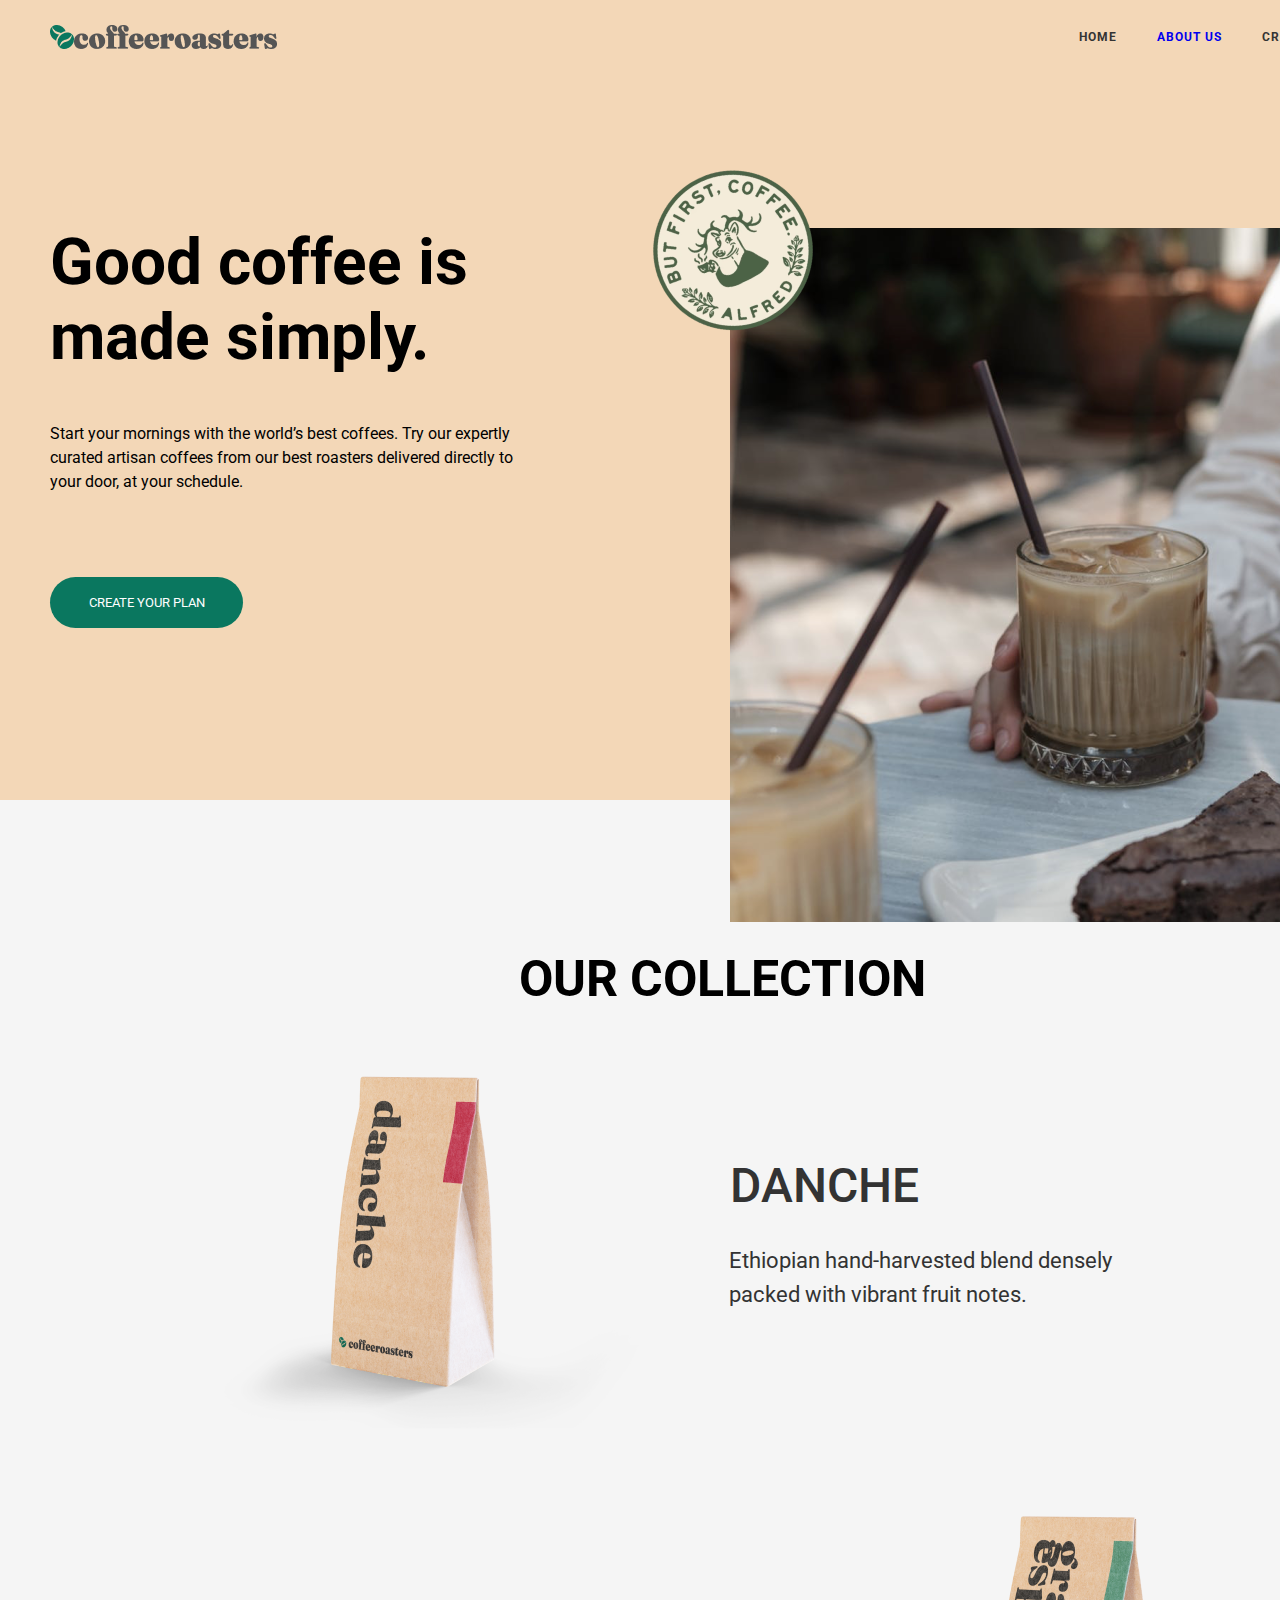
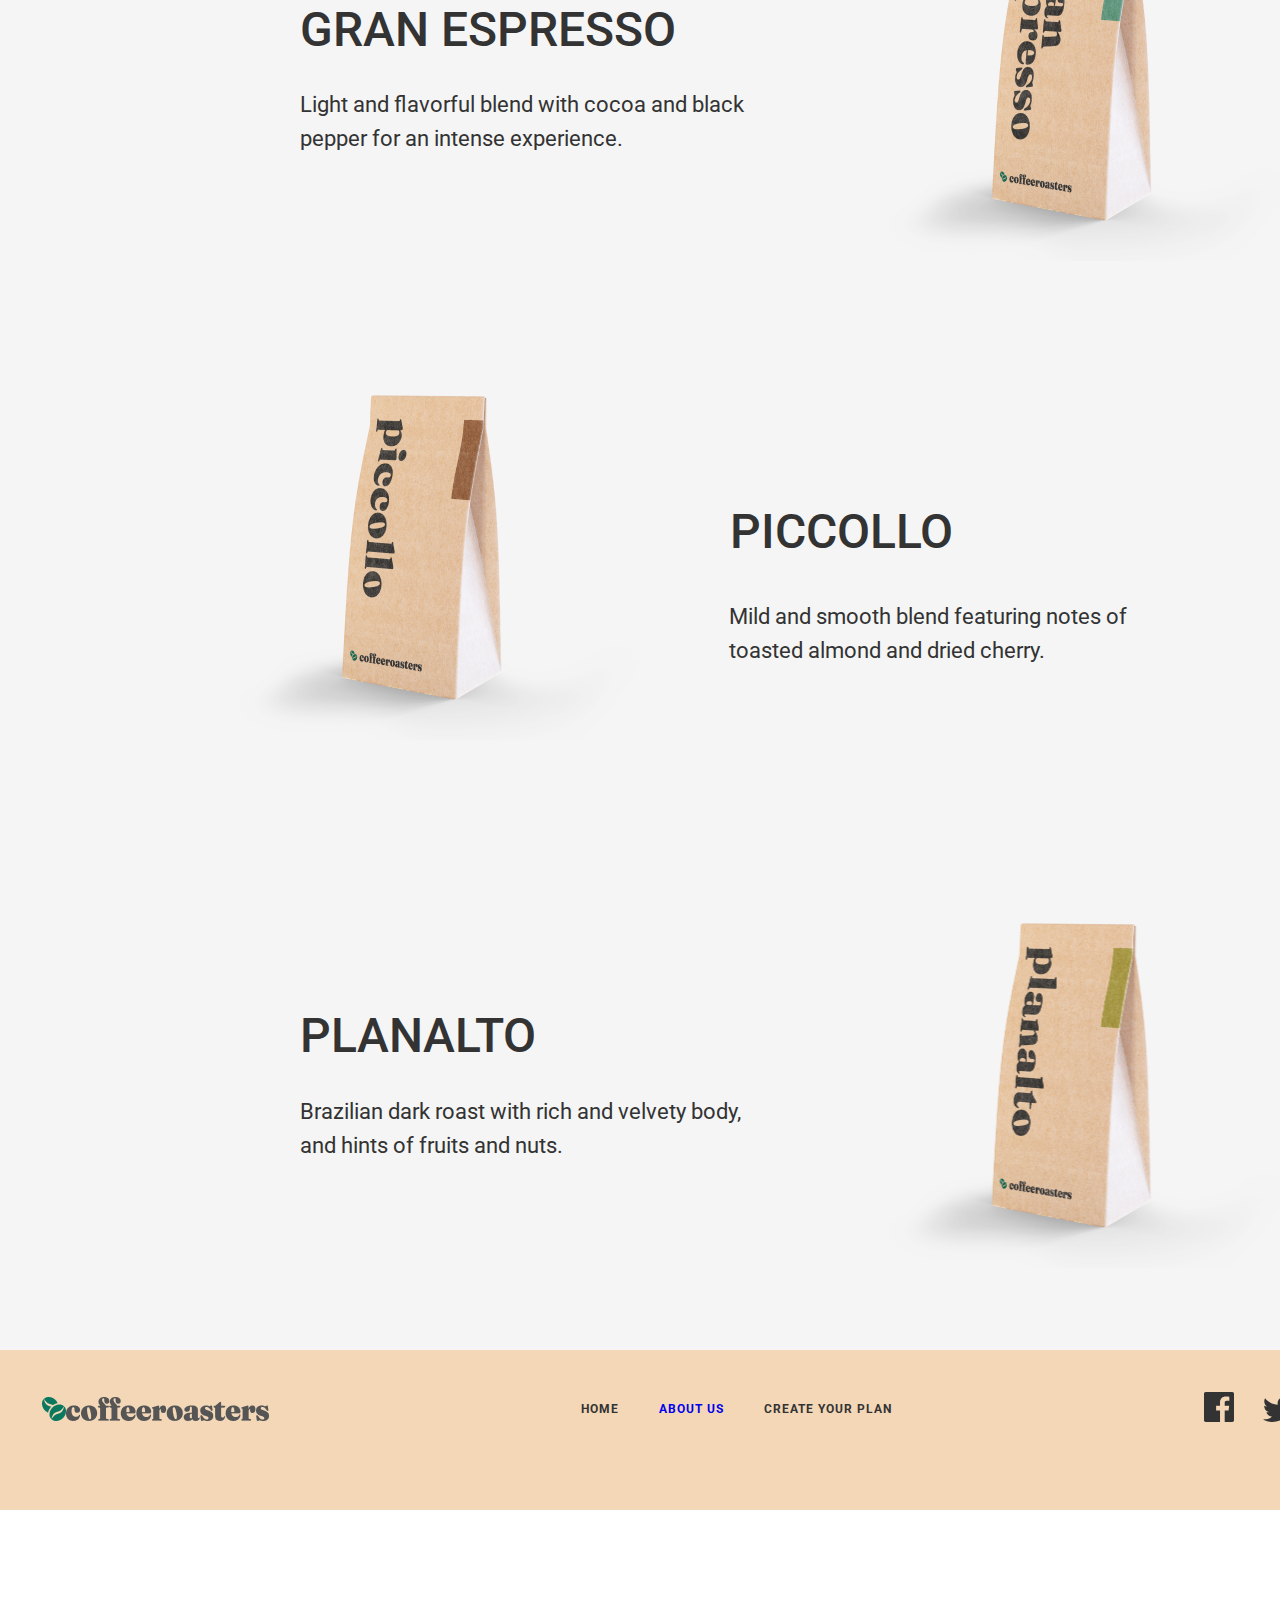
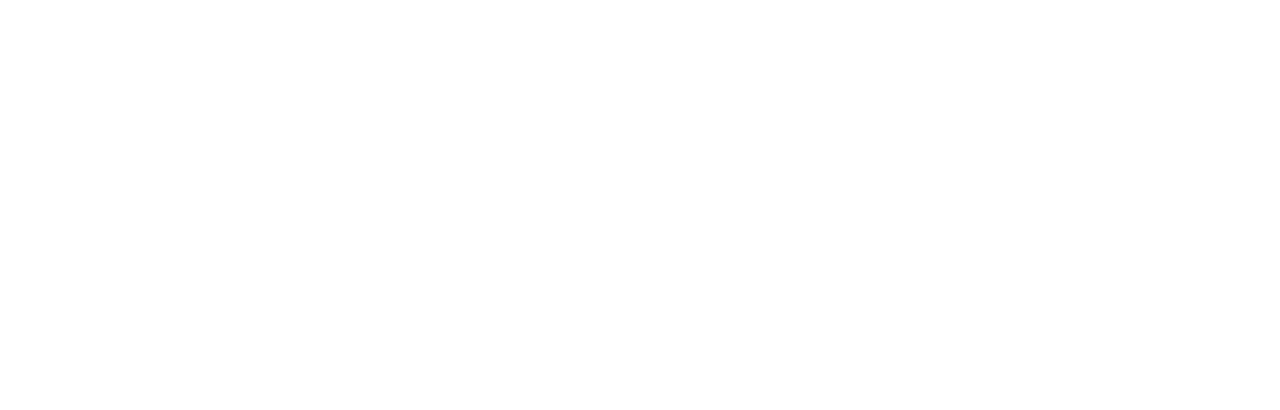
<file: index.html>
<!DOCTYPE html>
<html lang="en">
<head>
    <meta charset="UTF-8">
    <meta name="viewport" content="width=device-width, initial-scale=1.0">
    <title>Document</title>
    <link rel="stylesheet" href="style.css">
</head>
<body>
  <header class="header">
    <div class="container">
     <nav class="nav">
       <img src="img2/icon.png" alt="">
       <ul>
         <li>HOME</li>
         <li><a href="about.html">ABOUT US</a></li>
         <li>CREATE YOUR PLAN</li>
       </ul>
     </nav>
     <div class="header-content">
      <h1>Good coffee 
        is made simply.</h1>
        <p>Start your mornings with the world’s best coffees. Try our expertly curated artisan coffees from our best roasters delivered directly to your door, at your schedule.</p>
        <button class="btn">CREATE YOUR PLAN</button>
        <img src="img2/cofee.png" alt="" class="coffee">
        <img src="img2/img.png" alt="" class="img">
     </div>
    </div>
  </header>
  <section class="section">
    <h2>OUR COLLECTION</h2>
  <div class="cards">
    <div class="card">
      <img src="img2/danche.png" alt="">
      <h3>DANCHE</h3>
      <p>Ethiopian hand-harvested blend densely packed with vibrant fruit notes.</p>
    </div>
    <div class="card2">
      <h3>GRAN ESPRESSO</h3>
      <p>Light and flavorful blend with cocoa and black pepper for an intense experience.</p>
      <img src="img2/gran.png" alt="">
    </div>
    <div class="card3">
      <img src="img2/pic.png" alt="">
      <h3>PICCOLLO</h3>
      <p>Mild and smooth blend featuring notes of toasted almond and dried cherry.</p>
    </div>
    <div class="card4">
      <h3>PLANALTO</h3>
      <p>Brazilian dark roast with rich and velvety body, and hints of fruits and nuts.</p>
      <img src="img2/pla.png" alt="">
    </div>
  </div>
  </section>
  <footer class="footer">
    <div class="footer_container">
      <nav class="nav">
        <img src="img/logo.png" alt="">
        <ul>
          <li>HOME</li>
          <li><a href="about.html">ABOUT US</a></li>
          <li>CREATE YOUR PLAN</li>
        </ul>
        <div class="icon">
          <img src="img/face.svg" alt="" class="i">
          <img src="img/twit.svg" alt="" class="m">
          <img src="img/insta.svg" alt="">
        </div>
      </nav>
    </div>
   </footer>
  </body>
</html>
</file>
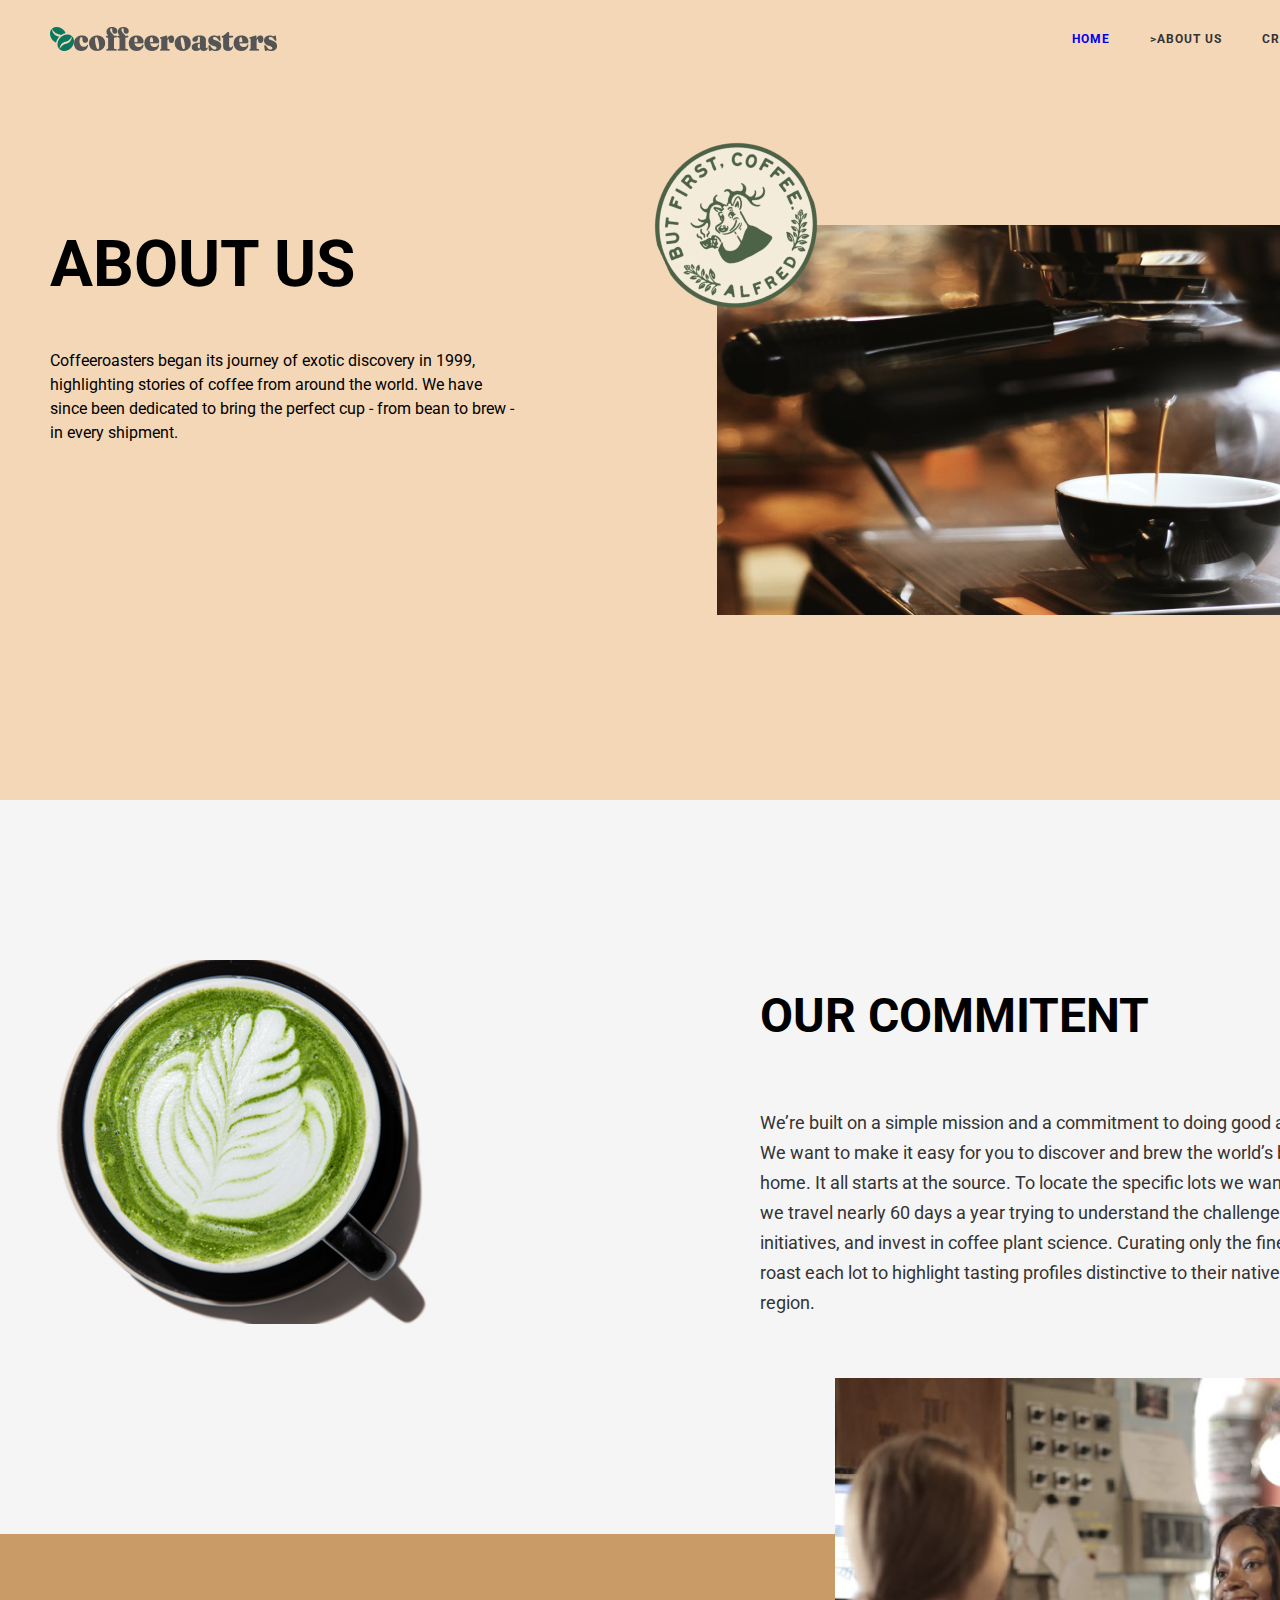
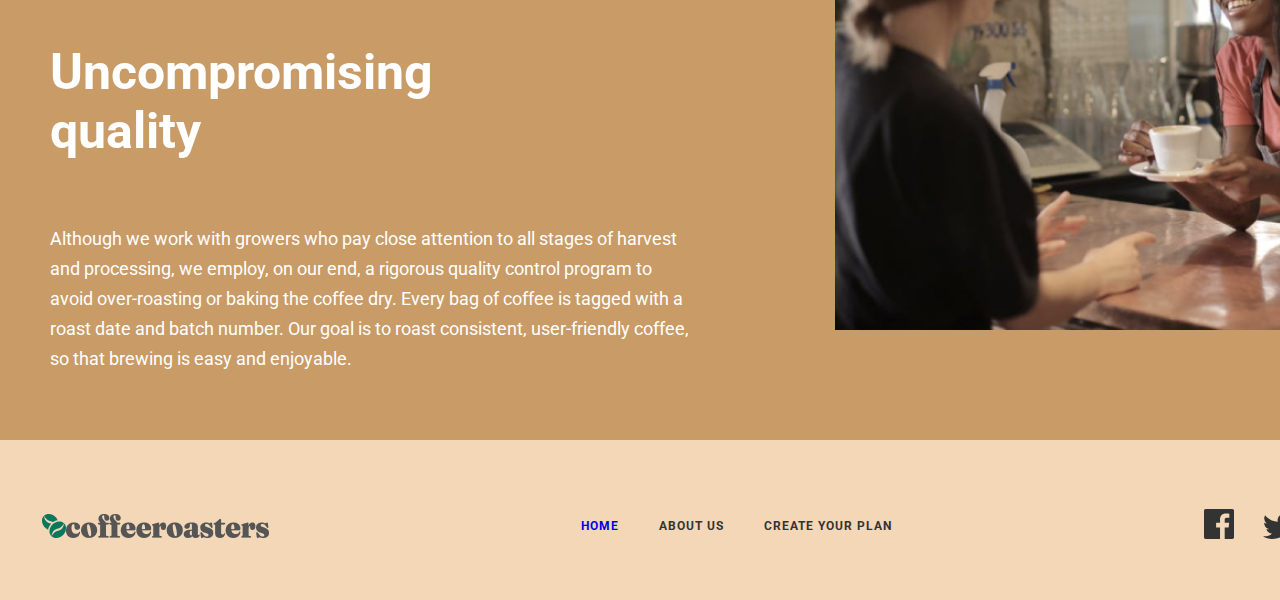
<file: about.html>
<!DOCTYPE html>
<html lang="en">
<head>
    <meta charset="UTF-8">
    <meta name="viewport" content="width=device-width, initial-scale=1.0">
    <title>Document</title>
    <link rel="stylesheet" href="styl.css">
</head>
<body>
    <header class="header">
        <div class="container">
            <nav class="nav">
              <img src="img/logo.png" alt="">
              <ul>
                <li><a href="index.html">HOME</a></li>
                <li>>ABOUT US</li>
                <li>CREATE YOUR PLAN</li>
              </ul>
            </nav>
            <div class="header-content">
              <div class="header-content_text">
                <h1>ABOUT US</h1>
                  <p>Coffeeroasters began its journey of exotic discovery in 1999, highlighting stories of coffee from around the world. We have since been dedicated to bring the perfect cup - from bean to brew - in every shipment. </p>
              </div>
              <div class="header-content_img">
                  <img src="img/icon.png" alt="" class="img_icon">
                  <img src="img/cofee.png" alt="" class="img_cofe">
              </div>
            </div>
        </div>
    </header>
    <section class="section">
        <img src="img/cup.png" alt="">
        <h2>OUR COMMITENT</h2>
        <p>We’re built on a simple mission and a commitment to doing good along the way. We want to make it easy for you to discover and brew the world’s best coffee at home. It all starts at the source. To locate the specific lots we want to purchase, we travel nearly 60 days a year trying to understand the challenges and  initiatives, and invest in coffee plant science. Curating only the finest blends, we roast each lot to highlight tasting profiles distinctive to their native growing region.</p>
        <img src="img/img.png" alt="" class="img">
       
        <div class="quality">
        <h3>Uncompromising quality</h3>
        <p>Although we work with growers who pay close attention to all stages of harvest and processing, we employ, on our end, a rigorous quality control program to avoid over-roasting or baking the coffee dry. Every bag of coffee is tagged with a roast date and batch number. Our goal is to roast consistent, user-friendly coffee, so that brewing is easy and enjoyable.</p>
        </div>
    </section>
    <footer class="footer">
        <div class="footer_container">
          <nav class="nav">
            <img src="img/logo.png" alt="">
            <ul>
              <li><a href="index.html">HOME</a></li>
              <li>ABOUT US</li>
              <li>CREATE YOUR PLAN</li>
            </ul>
            <div class="icon">
              <img src="img/face.svg" alt="" class="i">
              <img src="img/twit.svg" alt="" class="m">
              <img src="img/insta.svg" alt="">
            </div>
          </nav>
        </div>
       </footer>
</body>
</html>
</file>
<file: style.css>
@import url('https://fonts.googleapis.com/css2?family=Roboto:ital,wght@0,100;0,300;0,400;0,500;0,700;0,900;1,100;1,300;1,400;1,500;1,700;1,900&display=swap');
*{
    margin: 0;
    padding: 0;
    box-sizing: border-box;
    list-style: none;
    text-decoration: none;
    font-family: "Roboto", sans-serif;
}
.header{
    width: 1440px;
    height: 800px;
    background: #F3D7B7;
}
.container{
    margin: 0 50px;
    padding-top: 25px;
}
.nav{
    display: flex;
    justify-content: space-between;
    align-items: center;
}
.nav ul{
    display: flex;
    font-size: 12px;
    font-weight: 700;
    line-height: 14.06px;
    letter-spacing: 1px;
    color: #333333;
    gap: 40px;
}
.header-content{
    width: 464px;
    margin-top: 176px;
}
.header-content h1{
    width: 447px;
    font-size: 64px;
    font-weight: 700;
    line-height: 75px;
    color: #000000;
}
.header-content p{
    width: 464px;
    font-size: 16px;
    font-weight: 400;
    line-height: 24px;
    color: #000000;
    margin-top: 47px;
}
.btn{
    width:  193px;
    height:  51px;
    padding: 16px 24px 16px 24px;
    border-radius: 100px;
    background: #0A775F;
    border: none;
    color: white;
    position: relative;
    bottom: 100px;
}
@keyframes rotation{
    0%{
        transform: rotate(0deg);
    }
    100%{
        transform: rotate(360deg);
    }
}
.coffee{
    position: relative;
    bottom: 350px;
    left: 380px;
    z-index: 1;
    animation-name: rotation;
    animation-duration: 5s;
    animation-iteration-count: infinite;
    animation-timing-function: linear;
}
.img{
    position: relative;
    bottom: 500px;
    left: 680px;
}
.section{
    width: 1444px;
    height: 2150px;
    background-color: whitesmoke;
}
.section h2{
    font-size: 50px;
    font-weight: 700;
    line-height: 58.59px;
    text-align: center;
    color: #000000;
    padding-top: 150px;
}
.cards{
    width: 1117.09px;
}
.card img{
    position: relative;
    top: 50px;
    left: 200px;
}
.card img:hover{
    width: 500px;
}
.card h3{
    font-size: 48px;
    font-weight: 500;
    line-height: 56.25px;
    color: #333333;
    position: relative;
    bottom: 230px;
    left: 730px;
}
.card p{
    width: 454px;
    font-size: 22px;
    font-weight: 400;
    line-height: 34px;
    color: #333333;
    position: relative;
    bottom: 200px;
    left: 729px;
}
.card:hover h3{
    color: #000000;
}
.card:hover p{
    color: #000000;
}
.card2 img{
    position: relative;
    bottom: 150px;
    left: 850px;
}
.card2 img:hover{
    width: 500px;
}
.card2 h3{
    font-size: 48px;
    font-weight: 500;
    line-height: 56.25px;
    color: #333333;
    position: relative;
    top: 90px;
    left: 300px;
}
.card2 p{
    width: 454px;
    font-size: 22px;
    font-weight: 400;
    line-height: 34px;
    color: #333333;
    position: relative;
    top: 120px;
    left: 300px;
}
.card2:hover h3{
    color: #000000;
}
.card2:hover p{
    color: #000000;
}
.card3 img{
    position: relative;
    bottom: 50px;
    left: 200px;
}
.card3 img:hover{
    width: 500px;
}
.card3 h3{
    font-size: 48px;
    font-weight: 500;
    line-height: 56.25px;
    color: #333333;
    position: relative;
    bottom: 290px;
    left: 730px;
}
.card3 p{
    width: 454px;
    font-size: 22px;
    font-weight: 400;
    line-height: 34px;
    color: #333333;
    position: relative;
    bottom: 250px;
    left: 729px;
}
.card3:hover h3{
    color: #000000;
}
.card3:hover p{
    color: #000000;
}
.card4 img{
    width: 451.25px;
    height: 375px;
    position: relative;
    bottom: 150px;
    left: 850px;
}
.card4 img:hover{
    width: 500px;
}
.card4 h3{
    font-size: 48px;
    font-weight: 500;
    line-height: 56.25px;
    color: #333333;
    position: relative;
    top: 90px;
    left: 300px;
}
.card4 p{
    width: 454px;
    font-size: 22px;
    font-weight: 400;
    line-height: 34px;
    color: #333333;
    position: relative;
    top: 120px;
    left: 300px;
}
.card4:hover h3{
    color: #000000;
}
.card4:hover p{
    color: #000000;
}
.footer{
    width: 1444px;
    height: 160px;
    background-color: #F3D7B7;
    margin-top: 500px;
    position: relative;
    bottom: 500px;
}
.footer_container{
    margin: 0 42px;
    padding-top: 42px;
}
.icon{
   margin-right: 50px;
}
.i{
    margin-right: 25px;
}
.m{
    margin-right: 25px;
}
</file>
<file: styl.css>
@import url('https://fonts.googleapis.com/css2?family=Roboto:ital,wght@0,100;0,300;0,400;0,500;0,700;0,900;1,100;1,300;1,400;1,500;1,700;1,900&display=swap');

* {
    margin: 0;
    padding: 0;
    box-sizing: border-box;
    list-style: none;
    text-decoration: none;
    font-family: "Roboto", sans-serif;
}
.header{
    width: 1440px;
    height: 800px;
    background-color: #F3D7B7;
}
.container{
    margin: 0 50px;
}
.nav{
    display: flex;
    justify-content: space-between;
    align-items: center;
    gap: 40px;
    padding-top: 27px;
}
.nav ul{
    font-size: 12px;
    font-weight: 700;
    line-height: 14.06px;
    letter-spacing: 1px;
    color: #333333;
    display: flex;
    gap: 40px;
}
.header-content_text h1{
    width: 447px;
    font-size: 64px;
    font-weight: 700;
    line-height: 75px;
    color: #000000;
    padding-top: 176px;
}
.header-content_text p{
    width: 464px;
    font-size: 16px;
    font-weight: 400;
    line-height: 24px;
    color: #000000;
    padding-top: 47px;
}
@keyframes rotation{
    0%{
        transform: rotate(0deg);
    }
    100%{
        transform: rotate(360deg);
    }
}
.img_icon{
    position: relative;
    bottom: 500px;
    left: 580px;
    z-index: 1;
    animation-name: rotation;
    animation-duration: 5s;
    animation-iteration-count: infinite;
    animation-timing-function: linear;
}
.img_cofe{
    position: relative;
    bottom: 220px;
    left: 450px;
}
.section{
    width: 1445.6px;
    height: 740px;
    background-color: whitesmoke;
}
section img{
    padding-top: 160px;
    padding-left: 55px;
}
.section h2{
    font-size: 48px;
    font-weight: 700;
    line-height: 56.25px;
    color: #000000;
    margin-top: -340px;
    padding-left: 760px;
}
.section p{
    width: 646px;
    font-size: 18px;
    font-weight: 400;
    line-height: 30px;
    color: #333333;
    padding-top: 64px;
    margin-left: 760px;
}
.img{
    position: relative;
    bottom: 100px;
    left: 780px;
    z-index: 1;
}
.quality{
    width: 1444px;
    height: 510px;
    background-color: #C99B67;
    margin-top: -500px;
}
.quality h3{
    width: 397px;
    font-size: 50px;
    font-weight: 700;
    line-height: 58.59px;
    color: #FFFFFF;
    padding-top: 109px;
    margin-left: 50px;
}
.quality p{
    width: 639px;    
    font-size: 18px;
    font-weight: 400;
    line-height: 30px;
    color: #FFFFFF;
    margin-left: 50px;
}
.footer{
    width: 1444px;
    height: 160px;
    background-color: #F3D7B7;
    margin-top: 500px;
}
.footer_container{
    margin: 0 42px;
    padding-top: 42px;
}
.icon{
   margin-right: 50px;
}
.i{
    margin-right: 25px;
}
.m{
    margin-right: 25px;
}
</file>
